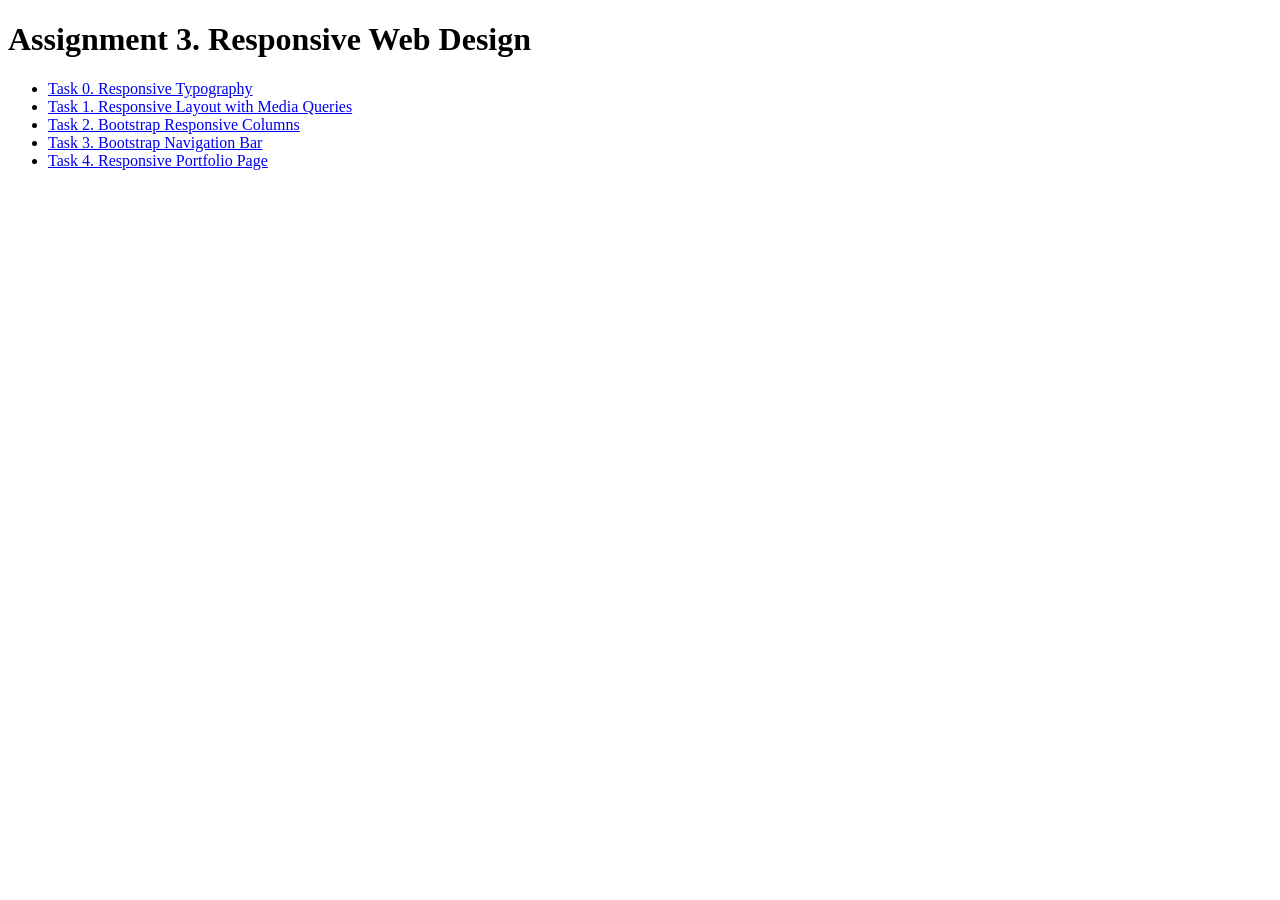
<file: index.html>
<!DOCTYPE html>
<html>
<head>
<meta charset="UTF-8">
<meta name="viewport" content="width=device-width, initial-scale=1.0">
<title>Assignment 3</title>
</head>
<body>
<h1>Assignment 3. Responsive Web Design</h1>
<ul>
<li><a href="task0.html">Task 0. Responsive Typography</a></li>
<li><a href="task1.html">Task 1. Responsive Layout with Media Queries</a></li>
<li><a href="task2.html">Task 2. Bootstrap Responsive Columns</a></li>
<li><a href="task3.html">Task 3. Bootstrap Navigation Bar</a></li>
<li><a href="task4.html">Task 4. Responsive Portfolio Page</a></li>
</ul>
</body>
</html>
</file>
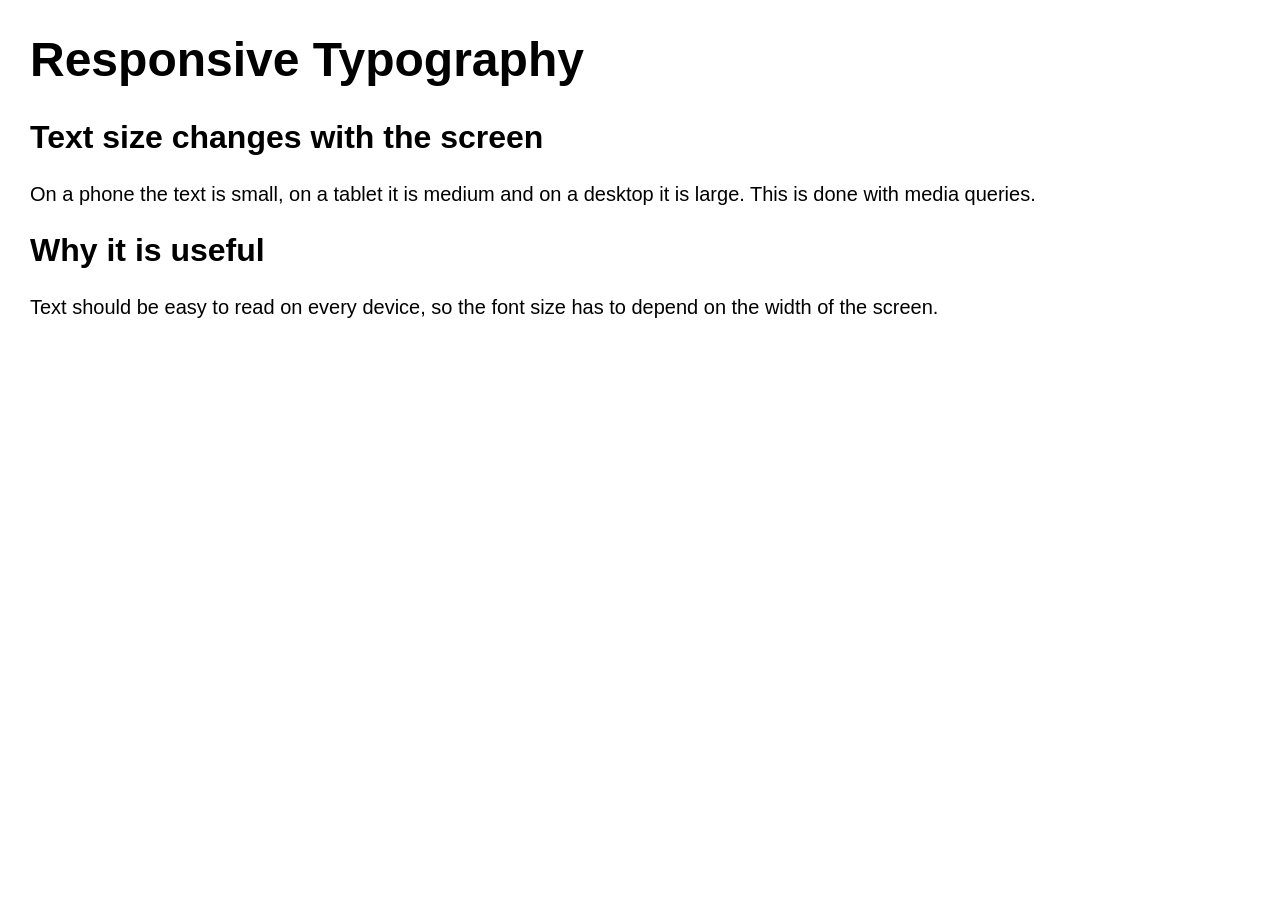
<file: task0.html>
<!DOCTYPE html>
<html>
<head>
<meta charset="UTF-8">
<meta name="viewport" content="width=device-width, initial-scale=1.0">
<title>Task 0</title>
<link rel="stylesheet" href="task0.css">
</head>
<body>
<h1>Responsive Typography</h1>
<h2>Text size changes with the screen</h2>
<p>On a phone the text is small, on a tablet it is medium and on a desktop it is large. This is done with media queries.</p>
<h2>Why it is useful</h2>
<p>Text should be easy to read on every device, so the font size has to depend on the width of the screen.</p>
</body>
</html>
</file>
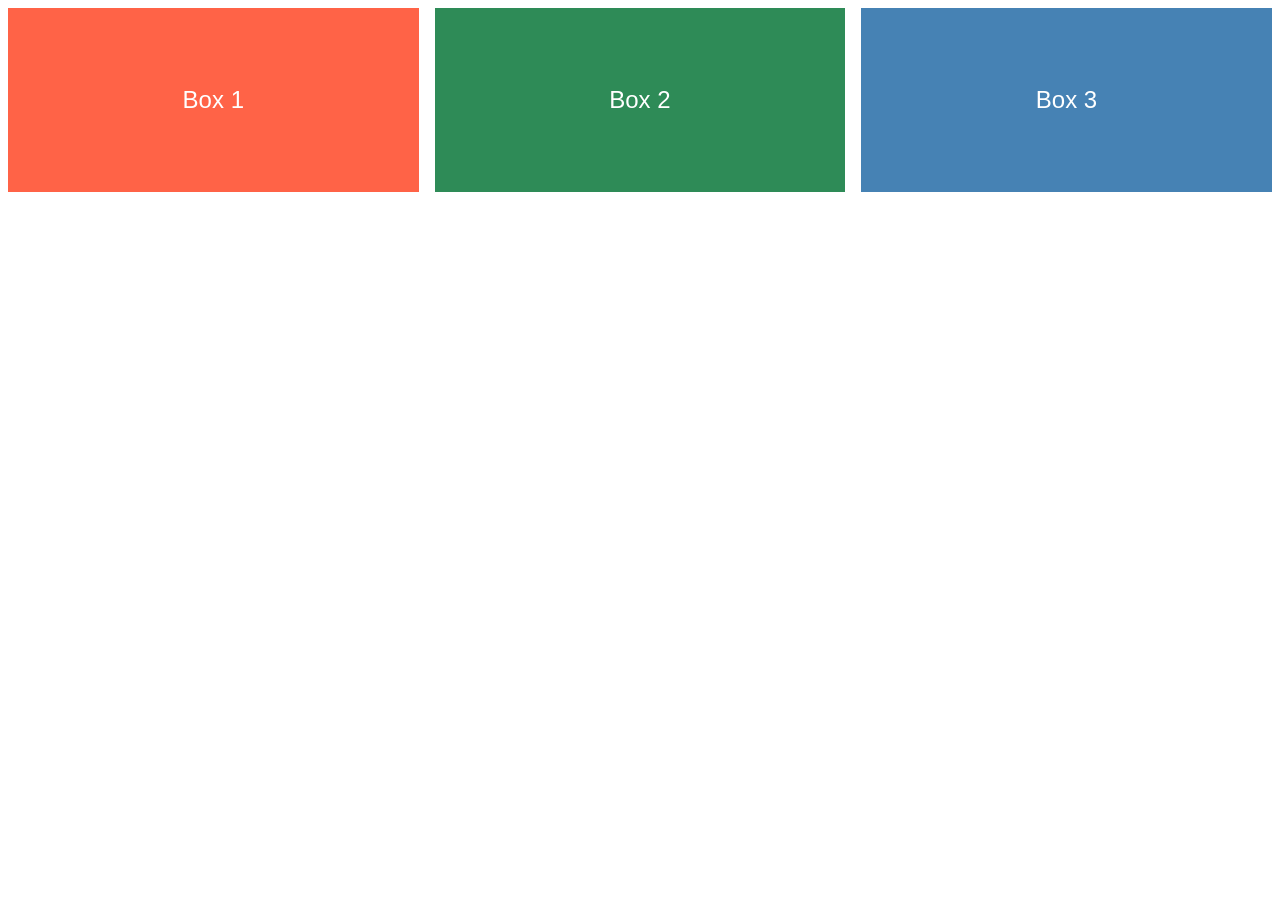
<file: task1.html>
<!DOCTYPE html>
<html>
<head>
<meta charset="UTF-8">
<meta name="viewport" content="width=device-width, initial-scale=1.0">
<title>Task 1</title>
<link rel="stylesheet" href="task1.css">
</head>
<body>
<div class="wrapper">
<div class="box one">Box 1</div>
<div class="box two">Box 2</div>
<div class="box three">Box 3</div>
</div>
</body>
</html>
</file>
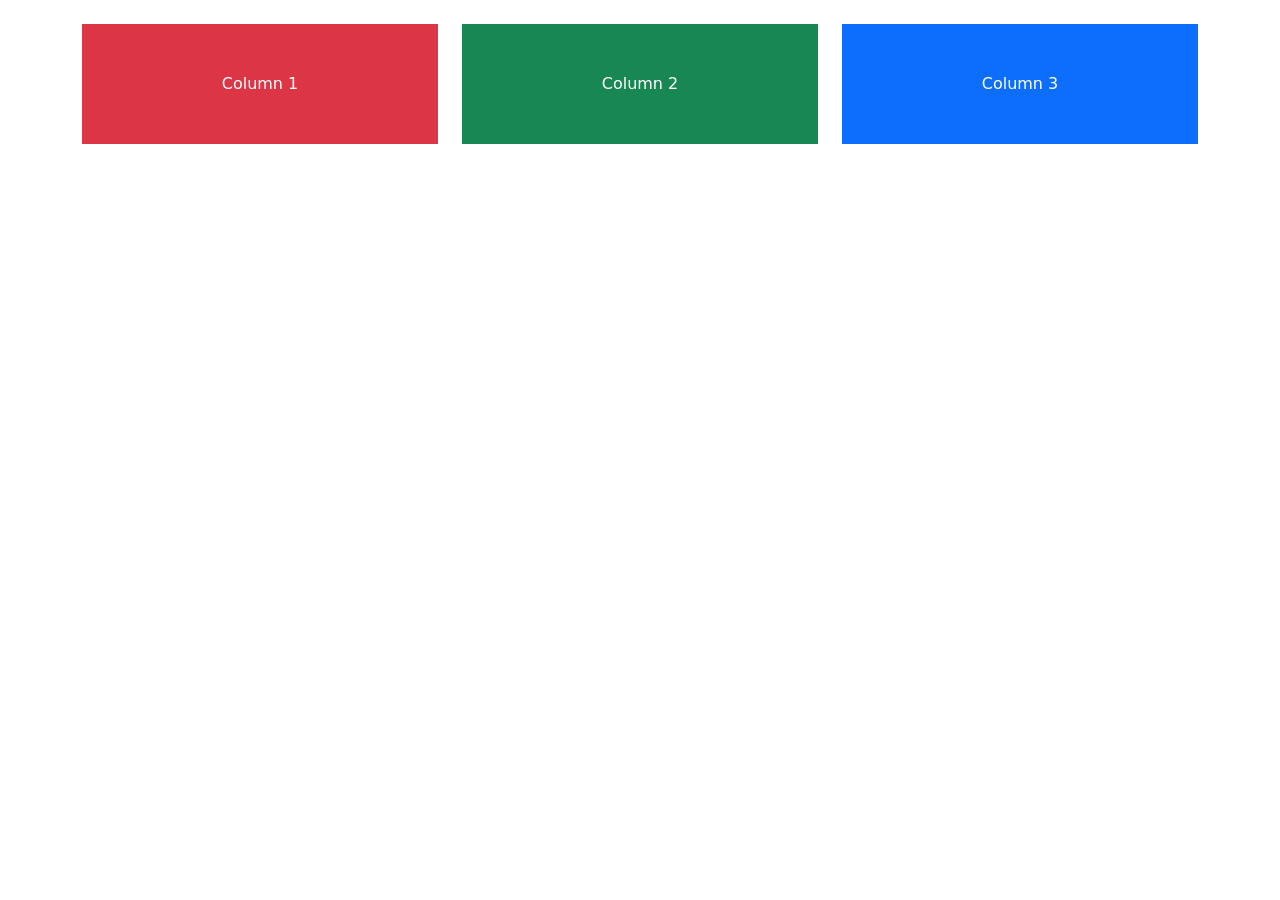
<file: task2.html>
<!DOCTYPE html>
<html>
<head>
<meta charset="UTF-8">
<meta name="viewport" content="width=device-width, initial-scale=1.0">
<title>Task 2</title>
<link href="https://cdn.jsdelivr.net/npm/bootstrap@5.3.3/dist/css/bootstrap.min.css" rel="stylesheet">
</head>
<body>
<div class="container mt-4">
<div class="row">
<div class="col-12 col-md-6 col-lg-4 mb-3">
<div class="p-5 text-center text-white bg-danger">Column 1</div>
</div>
<div class="col-12 col-md-6 col-lg-4 mb-3">
<div class="p-5 text-center text-white bg-success">Column 2</div>
</div>
<div class="col-12 col-lg-4 mb-3">
<div class="p-5 text-center text-white bg-primary">Column 3</div>
</div>
</div>
</div>
</body>
</html>
</file>
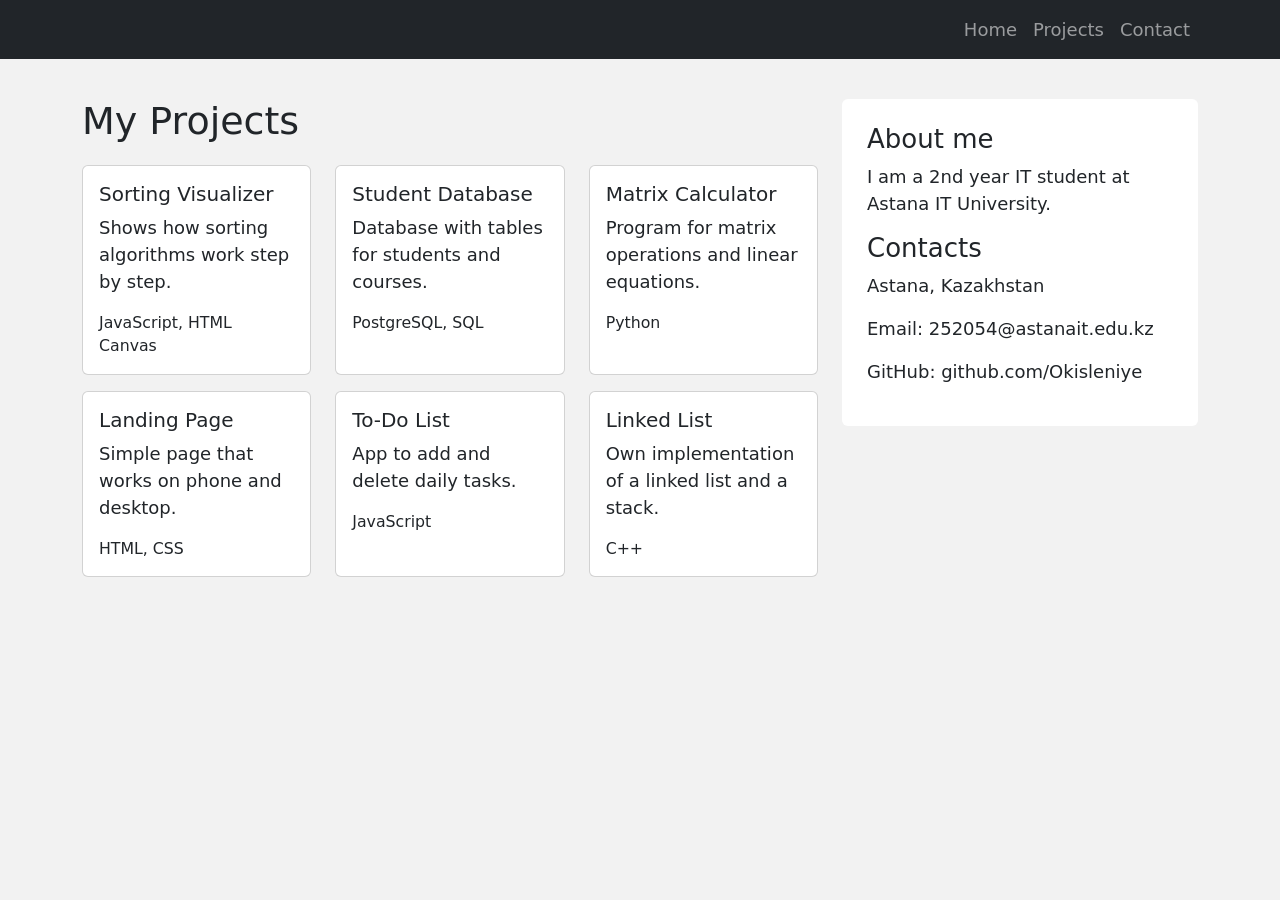
<file: task4.html>
<!DOCTYPE html>
<html>
<head>
<meta charset="UTF-8">
<meta name="viewport" content="width=device-width, initial-scale=1.0">
<title>Portfolio</title>
<link href="https://cdn.jsdelivr.net/npm/bootstrap@5.3.3/dist/css/bootstrap.min.css" rel="stylesheet">
<link rel="stylesheet" href="task4.css">
</head>
<body>
<nav class="navbar navbar-expand-md navbar-dark bg-dark">
<div class="container">
<a class="navbar-brand" href="#"></a>
<button class="navbar-toggler" type="button" data-bs-toggle="collapse" data-bs-target="#menu">
<span class="navbar-toggler-icon"></span>
</button>
<div class="collapse navbar-collapse" id="menu">
<ul class="navbar-nav ms-auto">
<li class="nav-item"><a class="nav-link" href="#">Home</a></li>
<li class="nav-item"><a class="nav-link" href="#projects">Projects</a></li>
<li class="nav-item"><a class="nav-link" href="#contact">Contact</a></li>
</ul>
</div>
</div>
</nav>

<div class="container main">
<div class="row">
<div class="col-12 col-lg-8" id="projects">
<h1>My Projects</h1>
<div class="row">
<div class="col-12 col-sm-6 col-xl-4 mb-3">
<div class="card h-100">
<div class="card-body">
<h5 class="card-title">Sorting Visualizer</h5>
<p class="card-text">Shows how sorting algorithms work step by step.</p>
<p class="card-text small hide-mobile">JavaScript, HTML Canvas</p>
</div>
</div>
</div>
<div class="col-12 col-sm-6 col-xl-4 mb-3">
<div class="card h-100">
<div class="card-body">
<h5 class="card-title">Student Database</h5>
<p class="card-text">Database with tables for students and courses.</p>
<p class="card-text small hide-mobile">PostgreSQL, SQL</p>
</div>
</div>
</div>
<div class="col-12 col-sm-6 col-xl-4 mb-3">
<div class="card h-100">
<div class="card-body">
<h5 class="card-title">Matrix Calculator</h5>
<p class="card-text">Program for matrix operations and linear equations.</p>
<p class="card-text small hide-mobile">Python</p>
</div>
</div>
</div>
<div class="col-12 col-sm-6 col-xl-4 mb-3">
<div class="card h-100">
<div class="card-body">
<h5 class="card-title">Landing Page</h5>
<p class="card-text">Simple page that works on phone and desktop.</p>
<p class="card-text small hide-mobile">HTML, CSS</p>
</div>
</div>
</div>
<div class="col-12 col-sm-6 col-xl-4 mb-3">
<div class="card h-100">
<div class="card-body">
<h5 class="card-title">To-Do List</h5>
<p class="card-text">App to add and delete daily tasks.</p>
<p class="card-text small hide-mobile">JavaScript</p>
</div>
</div>
</div>
<div class="col-12 col-sm-6 col-xl-4 mb-3">
<div class="card h-100">
<div class="card-body">
<h5 class="card-title">Linked List</h5>
<p class="card-text">Own implementation of a linked list and a stack.</p>
<p class="card-text small hide-mobile">C++</p>
</div>
</div>
</div>
</div>
</div>

<div class="col-12 col-lg-4">
<div class="sidebar" id="contact">
<h2>About me</h2>
<p>I am a 2nd year IT student at Astana IT University.</p>
<h2>Contacts</h2>
<p>Astana, Kazakhstan</p>
<p>Email: 252054@astanait.edu.kz</p>
<p class="hide-mobile">GitHub: github.com/Okisleniye</p>
</div>
</div>
</div>
</div>


<script src="https://cdn.jsdelivr.net/npm/bootstrap@5.3.3/dist/js/bootstrap.bundle.min.js"></script>
</body>
</html>
</file>
<file: task0.css>
body {
  font-family: Arial, sans-serif;
  margin: 30px;
}

h1 {
  font-size: 48px;
}

h2 {
  font-size: 32px;
}

p {
  font-size: 20px;
}

@media (max-width: 992px) {
  h1 {
    font-size: 36px;
  }
  h2 {
    font-size: 26px;
  }
  p {
    font-size: 17px;
  }
}

@media (max-width: 768px) {
  h1 {
    font-size: 26px;
  }
  h2 {
    font-size: 20px;
  }
  p {
    font-size: 14px;
  }
}
</file>
<file: task1.css>
body {
  margin: 0;
  font-family: Arial, sans-serif;
}

.wrapper {
  display: flex;
  flex-wrap: wrap;
}

.box {
  box-sizing: border-box;
  width: 33.33%;
  height: 200px;
  border: 8px solid white;
  color: white;
  font-size: 24px;
  text-align: center;
  line-height: 184px;
}

.one {
  background-color: tomato;
}

.two {
  background-color: seagreen;
}

.three {
  background-color: steelblue;
}

@media (max-width: 992px) {
  .box {
    width: 50%;
  }
}

@media (max-width: 768px) {
  .box {
    width: 100%;
  }
}
</file>
<file: task4.css>
body {
  background-color: #f2f2f2;
  font-size: 18px;
}

.main {
  padding-top: 40px;
  padding-bottom: 40px;
}

h1 {
  font-size: 38px;
  margin-bottom: 20px;
}

.sidebar {
  background-color: white;
  padding: 25px;
  border-radius: 6px;
}

.sidebar h2 {
  font-size: 26px;
}

@media (max-width: 991px) {
  body {
    font-size: 16px;
  }
  h1 {
    font-size: 30px;
  }
  .sidebar h2 {
    font-size: 22px;
  }
}

@media (max-width: 767px) {
  body {
    font-size: 14px;
  }
  .main {
    padding-top: 20px;
    padding-bottom: 20px;
  }
  h1 {
    font-size: 24px;
  }
  .sidebar {
    padding: 15px;
  }
  .sidebar h2 {
    font-size: 18px;
  }
  .hide-mobile {
    display: none;
  }
}
</file>
